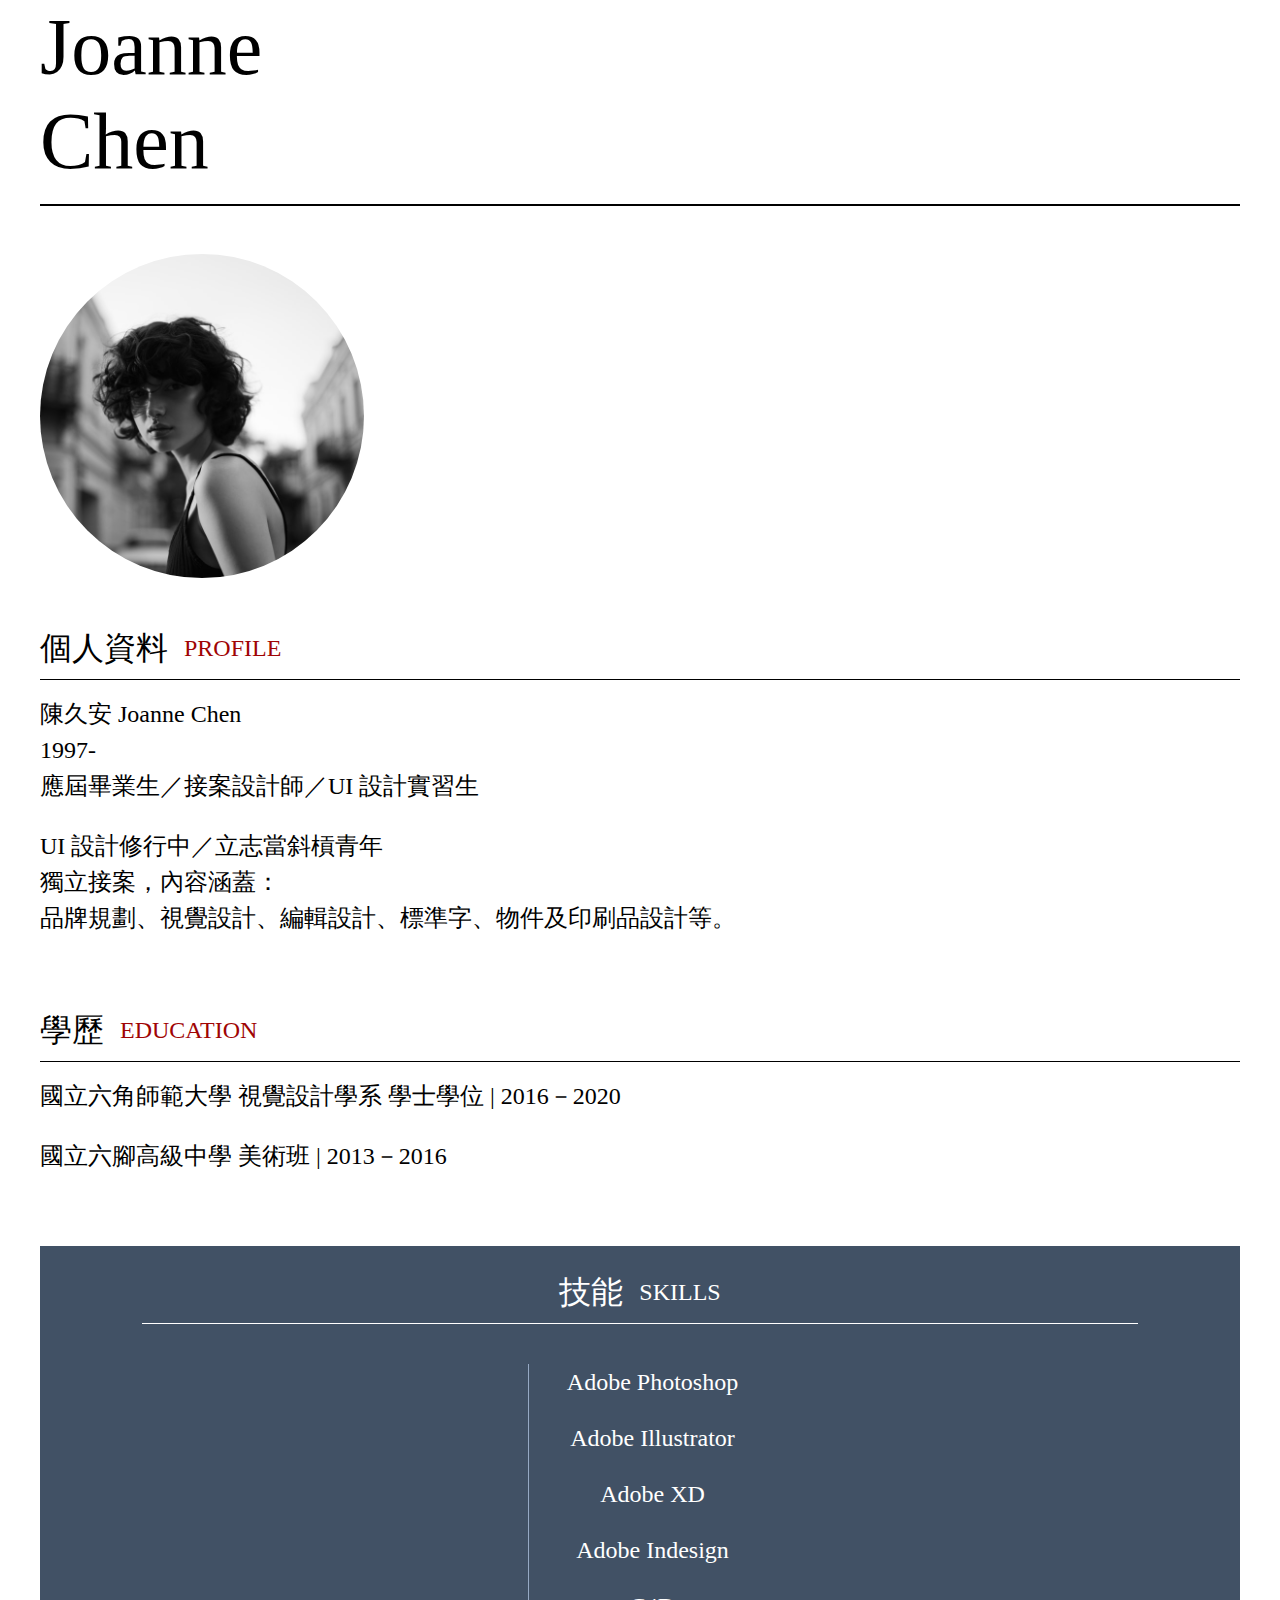
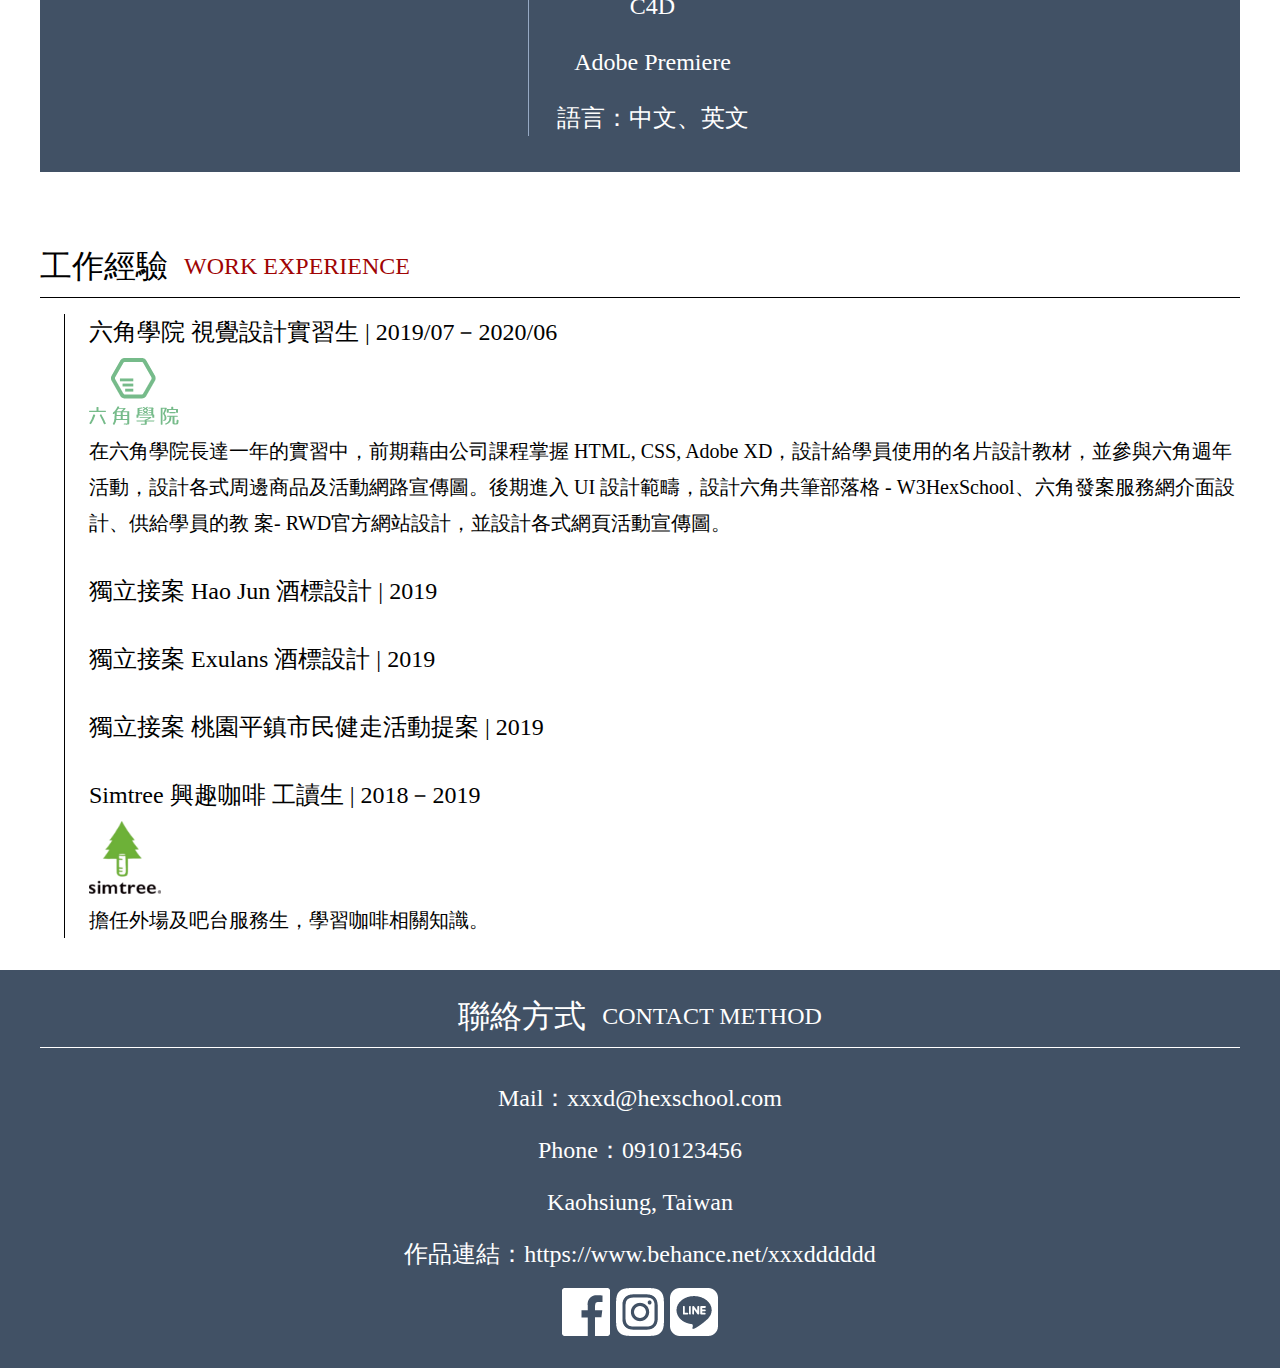
<file: resume/index.html>
<!DOCTYPE html>
<html lang="en">
<head>
  <meta charset="UTF-8">
  <meta http-equiv="X-UA-Compatible" content="IE=edge">
  <meta name="viewport" content="width=device-width, initial-scale=1.0">
  <title>Resume</title>
  <link rel="stylesheet" href="./css/reset.css">
  <link rel="stylesheet" href="./css/style.css">
</head>
<body>
  <div class="container">
    <h1 class="title mb-6">Joanne<br>Chen</h1>
    <div class="image-block mb-6">
      <img src="./image/photo-1536180931879-fd2d652efddc.png" alt="avatar">
    </div>

    <div class="profile mb-9">
      <h2 class="subTitle mb-2">個人資料<span>PROFILE</span></h2>
      <ul>
        <li class="mb-3">陳久安 Joanne Chen <br>1997- <br>應屆畢業生／接案設計師／UI 設計實習生</li>
        <li class="mb-3">UI 設計修行中／立志當斜槓青年<br>獨立接案，內容涵蓋：<br> 品牌規劃、視覺設計、編輯設計、標準字、物件及印刷品設計等。</li>
      </ul>
    </div>

    <div class="education mb-9">
      <h2 class="subTitle mb-2">學歷<span>EDUCATION</span></h2>
      <ul>
        <li class="mb-3">國立六角師範大學 視覺設計學系 學士學位 | 2016－2020</li>
        <li class="mb-3">國立六腳高級中學 美術班 | 2013－2016</li>
      </ul>
    </div>

    
  </div>

  <div class="skills-container mb-9">
    <div class="skills">
      <h2 class="subTitle subTitle-white mb-5">技能<span>SKILLS</span></h2>
      <ul class="skills-content">
        <li>Adobe Photoshop</li>
        <li>Adobe Illustrator</li>
        <li>Adobe XD</li>
        <li>Adobe Indesign</li>
        <li>C4D</li>
        <li>Adobe Premiere</li>
        <li>語言：中文、英文</li>
      </ul>
    </div>
  </div>

  <div class="container work">
    <h2 class="subTitle mb-2">工作經驗<span>WORK EXPERIENCE</span></h2>
    <ul>
      <li class="mb-4">
        <h3>六角學院 視覺設計實習生 | 2019/07－2020/06</h3>
        <div class="image-block mt-1 mb-1">
          <img src="./image/Group 1.png" alt="六角 logo">
        </div>
        <p>在六角學院長達一年的實習中，前期藉由公司課程掌握 HTML, CSS, Adobe XD，設計給學員使用的名片設計教材，並參與六角週年活動，設計各式周邊商品及活動網路宣傳圖。後期進入 UI 設計範疇，設計六角共筆部落格 - W3HexSchool、六角發案服務網介面設計、供給學員的教 案- RWD官方網站設計，並設計各式網頁活動宣傳圖。</p>
      </li>
      <li class="mb-4">
        <h3>獨立接案 Hao Jun 酒標設計 | 2019</h3>
      </li>
      <li class="mb-4">
        <h3>獨立接案 Exulans 酒標設計 | 2019</h3>
      </li>
      <li class="mb-4">
        <h3>獨立接案 桃園平鎮市民健走活動提案 | 2019</h3>
      </li>
      <li class="mb-4">
        <h3>Simtree 興趣咖啡 工讀生 | 2018－2019</h3>
        <div class="image-block mt-1 mb-1">
          <img src="./image/0m019bad127251c64d056cbf4e45b76049a054a7ecd124.png" alt="simtree logo">
        </div>
        <p>擔任外場及吧台服務生，學習咖啡相關知識。</p>
      </li>
    </ul>
  </div>

  <footer class="full-block">
    <div class="container">
      <h2 class="subTitle subTitle-white mb-4">聯絡方式<span>CONTACT METHOD</span></h2>
      <ul class="method">
        <li class="mb-2">Mail：xxxd@hexschool.com</li>
        <li class="mb-2">Phone：0910123456</li>
        <li class="mb-2">Kaohsiung, Taiwan</li>
        <li class="mb-2">作品連結：https://www.behance.net/xxxdddddd</li>
        <li class="mb-2">
          <div class="image-block"><img src="./image/facebook.png" alt="FB logo"></div>
          <div class="image-block"><img src="./image/instagram-alt.png" alt="IG logo"></div>
          <div class="image-block"><img src="./image/line.png" alt="Line logo"></div>
        </li>
      </ul>
    </div>
  </footer>
</body>
</html>
</file>
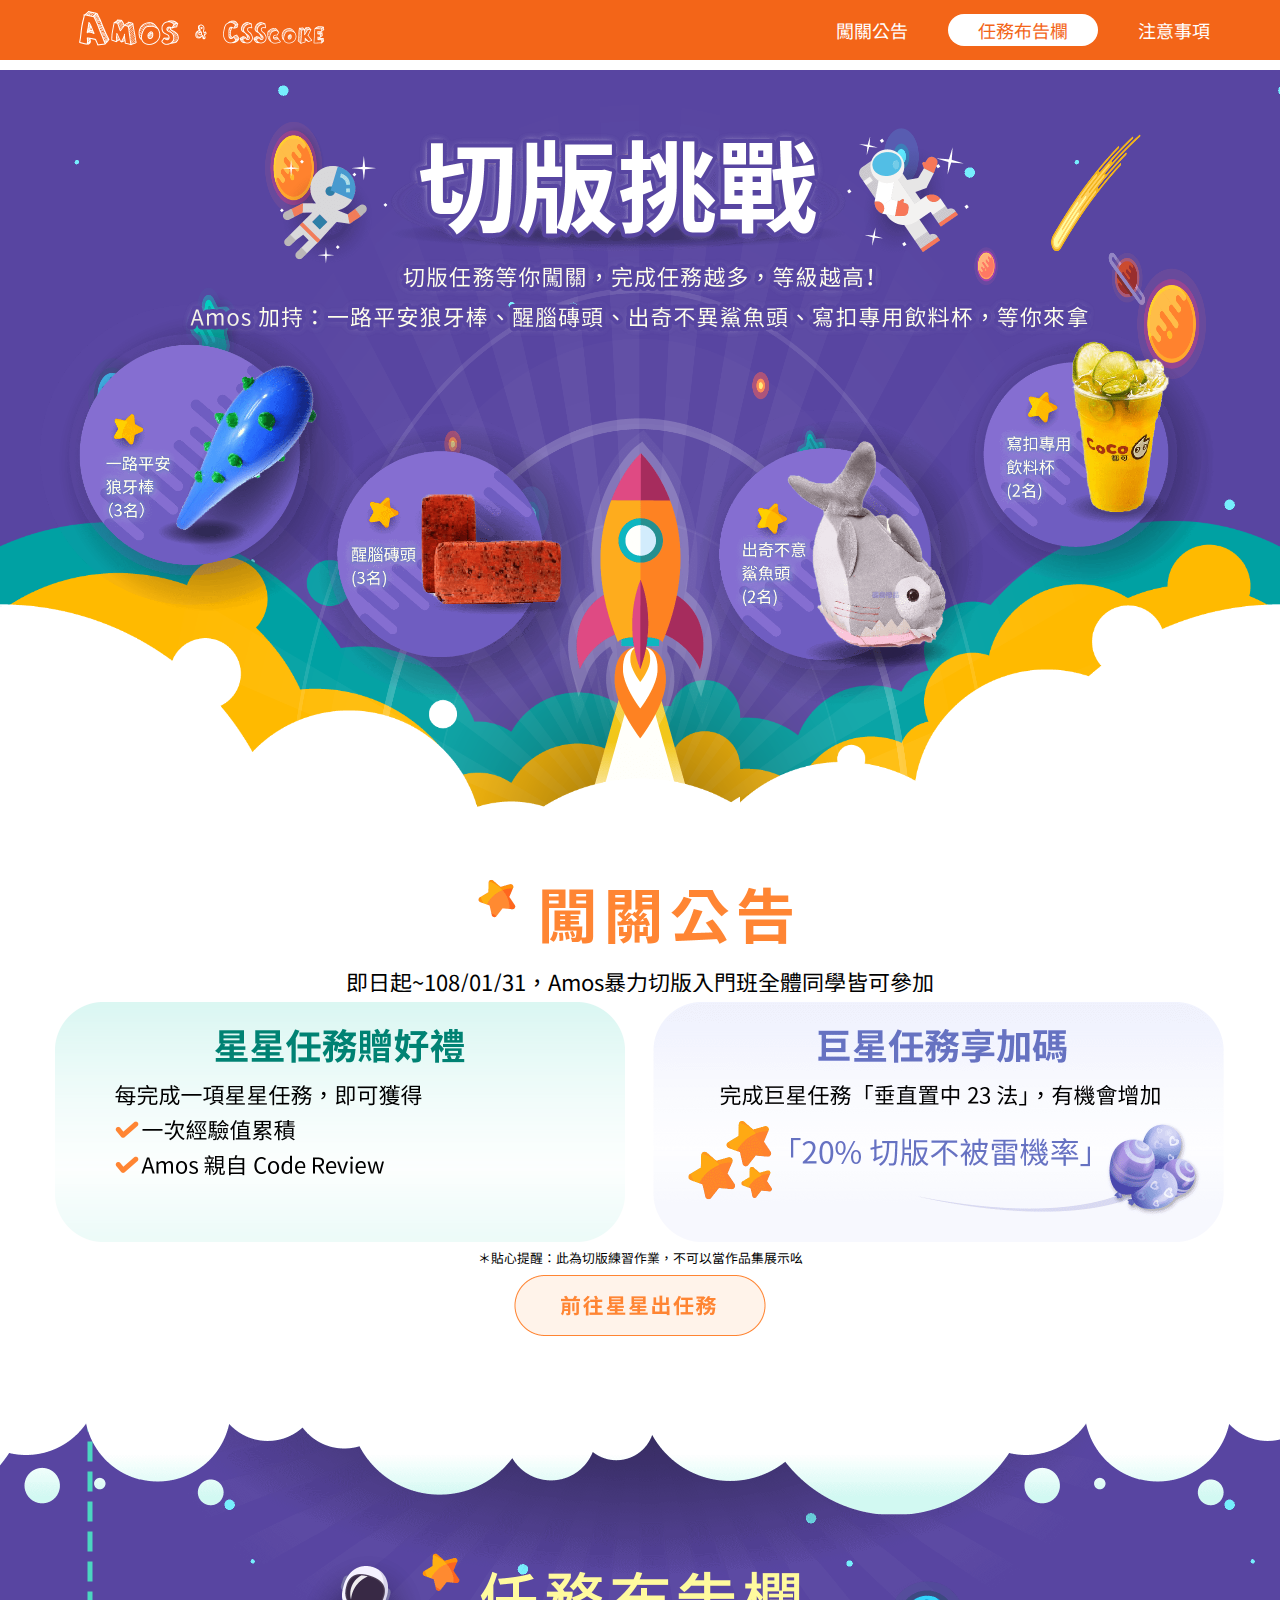
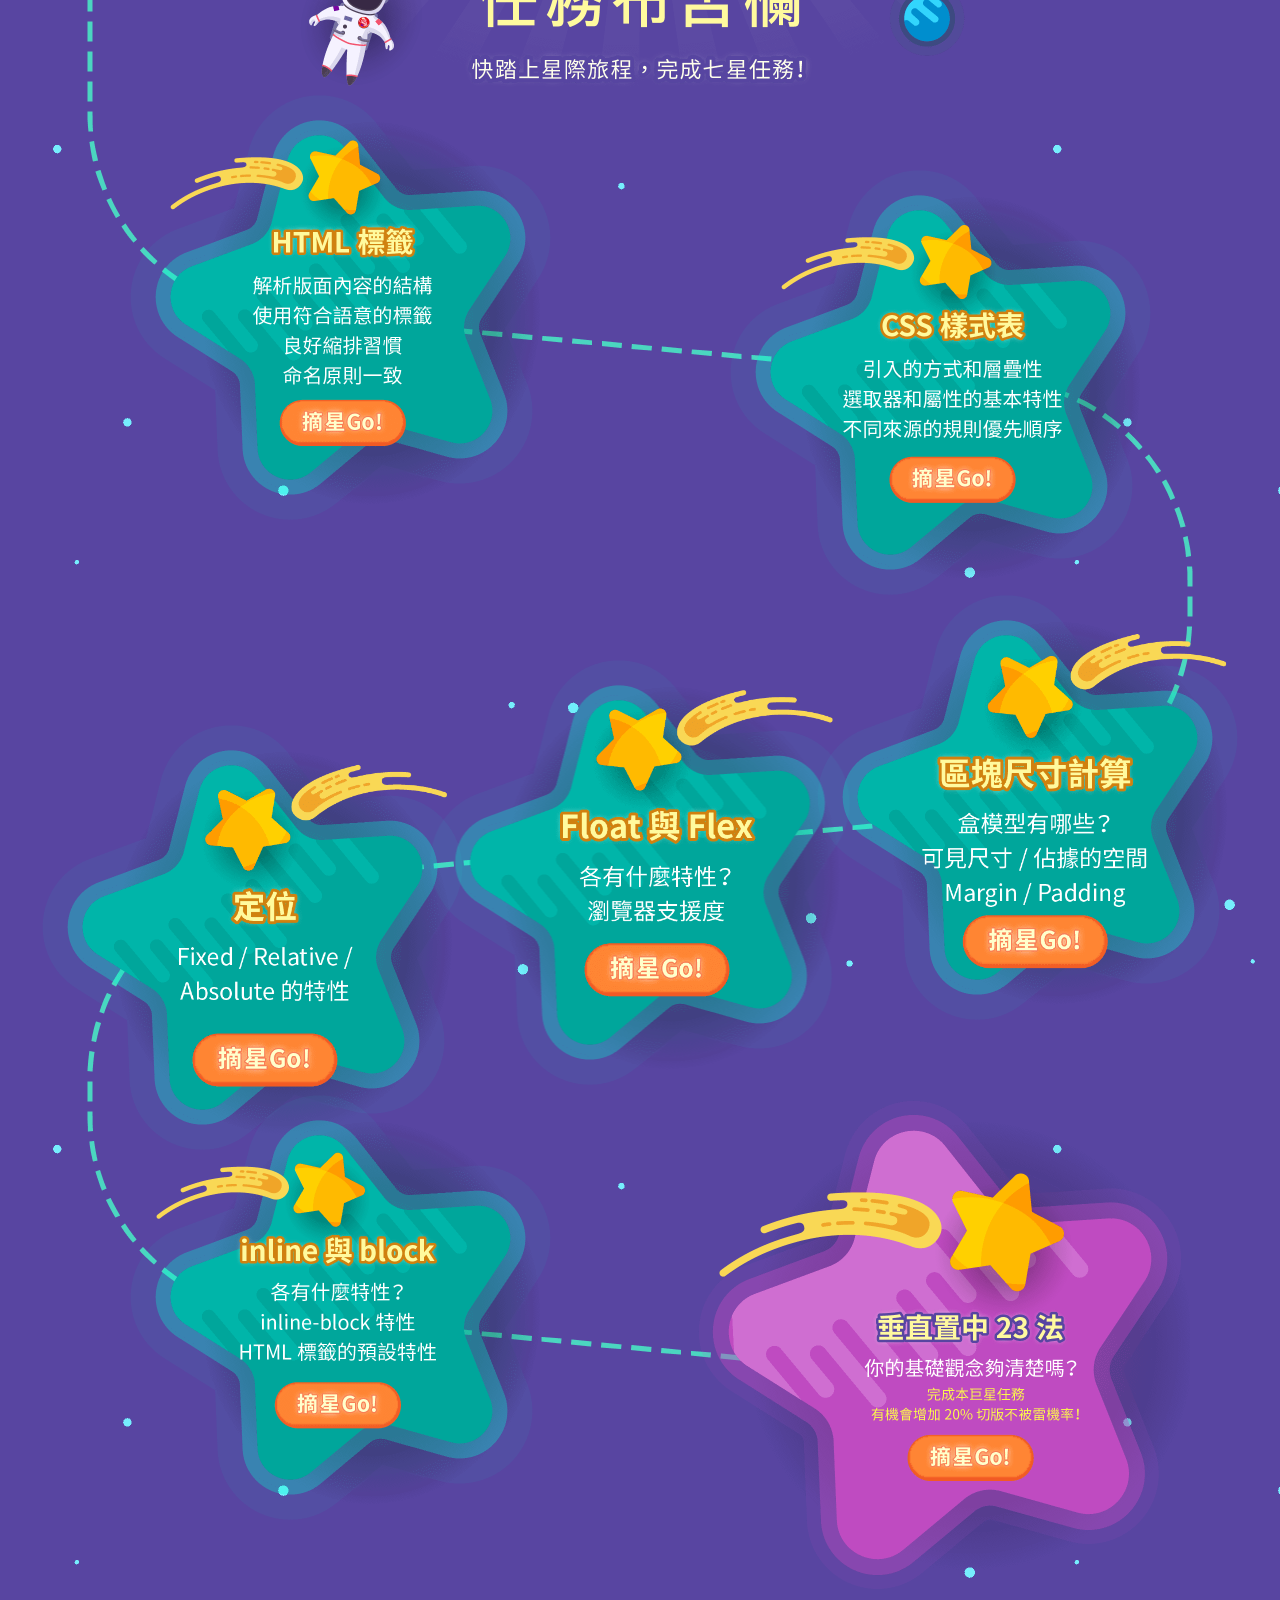
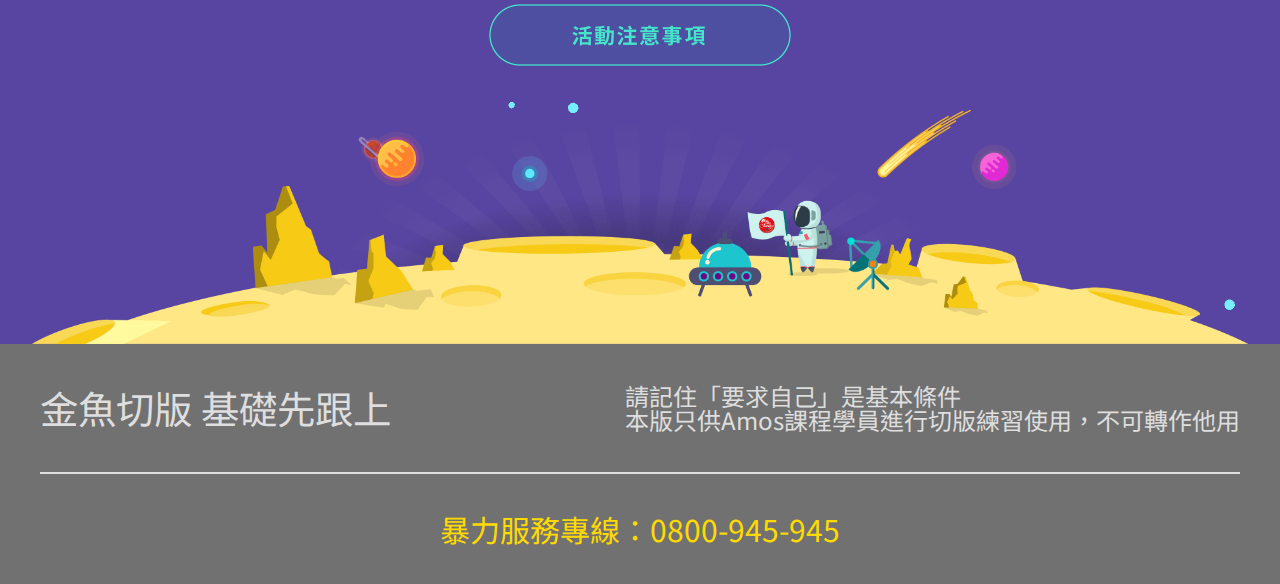
<file: star/index.html>
<!DOCTYPE html>
<html lang="en">
<head>
  <meta charset="UTF-8">
  <meta http-equiv="X-UA-Compatible" content="IE=edge">
  <meta name="viewport" content="width=device-width, initial-scale=1.0">
  <title>Amos & CSScoke</title>
  <link rel="stylesheet" href="./style//reset.css">
  <link rel="stylesheet" href="./style/style.css">
  <link href="https://fonts.googleapis.com/css2?family=Noto+Sans+TC&display=swap" rel="stylesheet">
</head>
<body>
  <header class="main-header">
    <div class="container">
      <div class="logo">
        <h1 class="title">Amos & CSScoke</h1>
        <a href="./index.html">
          <img src="./image/Nav_Logo.png" alt="logo">
        </a>
      </div>
      <nav>
        <h2 class="title">選單</h2>
        <ul>
          <li><a href="#description">闖關公告</a></li>
          <li><a href="./index.html" class="target">任務布告欄</a></li>
          <li><a href="./notes.html">注意事項</a></li>
        </ul>
      </nav>
    </div>    
  </header>
  <main class="main-body">
    <section class="section-KV">
      <div class="universe">
        <img src="./image/KV_Bgimage-lg.png" alt="universe-background">
      </div>
      <div class="container">
        <div class="title">
          <h2>切版挑戰</h2>
          <img src="./image/KV_Title-lg.png" alt="切版挑戰" title="切版挑戰">
        </div>
        <div class="gift">
          <div class="brick">
            <img src="./image/KV_GiftBrick.png" alt="brick">
          </div>
          <div class="coco">
            <img src="./image/KV_GiftCoco.png" alt="coco">
          </div>
          <div class="shark">
            <img src="./image/KV_GiftShark.png" alt="shark">
          </div>
          <div class="stick">
            <img src="./image/KV_GiftStick.png" alt="stick">
          </div>        
        </div>
        <div class="rocket">
          <img src="./image/KV_Rocket.png" alt="rocket">
        </div>  
      </div>
    </section>
    <section class="section-description" id="description">
      <div class="container">
        <div class="title">
          <h2>闖關公告</h2>
          <img class="title-lg" src="./image/Description_Title-lg.png" alt="闖關公告">
          <img class="title-xs" src="./image/Description_Title-xs.png" alt="闖關公告">
        </div>
        <p class="time">即日起~108/01/31，<span>Amos暴力切版入門班全體同學皆可參加</span></p>
        <div class="discount">
          <img src="./image/Description_Star.png" alt="description-star">
          <img src="./image/Description_BigStar.png" alt="description-bigStar">
        </div>
        <p class="remind">＊貼心提醒：此為切版練習作業，不可以當作品集展示吆</p>
        <a class="link">
          <img src="./image/Description_Button.png" alt="button">
        </a>
      </div>
    </section>
    <section class="section-misstion" id="misstion">
      <div class="container">
        <div class="line">
          <img class="line-top-lg" src="./image/Mission_BgimageTop-lg.png" alt="backgroundTop-line-lg">
          <img class="line-body-lg" src="./image/Mission_BgimageBody-lg.png" alt="backgroundBody-line-xs">
          <img class="line-top-xs" src="./image/Mission_BgimageTop-xs.png" alt="backgroundTop-line-xs">
          <img class="line-body-xs" src="./image/Mission_BgimageBody_repeat-xs_h2625.png" alt="backgroundBody-line-xs">
        </div>
        <div class="title">
          <h2>任務布告欄</h2>
          <img class="title-lg" src="./image/Mission_Title-lg.png" alt="任務布告欄">
          <img class="title-xs" src="./image//Mission_Title-xs.png" alt="任務布告欄">
        </div>
        <div class="star">
          <ul class="link">
            <li>
              <a href="https://ithelp.ithome.com.tw/users/20112550/ironman/2072">
                <img src="./image/Mission_Star_ContentHTML-lg.png" alt="HTML">
              </a>              
            </li>
            <li>
              <a href="https://ithelp.ithome.com.tw/articles/10203330">
                <img src="./image/Mission_Star_ContentCSS-lg.png" alt="CSS">
              </a>              
            </li>
            <li>
              <a href="https://ithelp.ithome.com.tw/articles/10204303">
                <img src="./image/Mission_Star_ContentBoxsize-lg.png" alt="區塊尺寸計算">
              </a>              
            </li>
            <li>
              <a href="https://ithelp.ithome.com.tw/articles/10204629">
                <img src="./image/Mission_Star_ContentFloatFlex-lg.png" alt="float 與 flex">
              </a>              
            </li>
            <li>
              <a href="https://ithelp.ithome.com.tw/articles/10206321">
                <img src="./image/Mission_Star_ContentPosition-lg.png" alt="position">
              </a>              
            </li>
            <li>
              <a href="https://ithelp.ithome.com.tw/articles/10204956">
                <img src="./image/Mission_Star_ContentInlineBlock-lg.png" alt="inline 與 block">
              </a>              
            </li>
            <li>
              <a href="https://ithelp.ithome.com.tw/users/20112550/ironman/2092">
                <img src="./image/Mission_Star_ContentCenterMiddle-lg.png" alt="垂直置中">
              </a>             
            </li>
          </ul>
        </div>
      </div>
    </section>
    <section class="section-notice">
      <div class="container">
        <a class="link" href="./notes.html">
          <h2>活動注意事項</h2>
          <img src="./image/Notice_Button.png" alt="活動注意事項">
        </a>
      </div>
      <div class="background">
        <img class="notice-lg-bg" src="./image/Notice_Bgimage-lg.png" alt="background">
        <img class="notice-xs-bg" src="./image/Notice_Bgimage-xs.png" alt="background">
      </div>      
    </section>
  </main>
  <footer class="main-footer">
    <div class="container">
      <div class="desc">
        <div class="title">金魚切版 基礎先跟上</div>
        <div class="content">
          <span>請記住「要求自己」是基本條件</span>
          <span>本版只供Amos課程學員進行切版練習使用，不可轉作他用</span>
        </div>
      </div>
      <div class="phone">
        暴力服務專線：0800-945-945
      </div>
    </div>
  </footer>
</body>
</html>
</file>
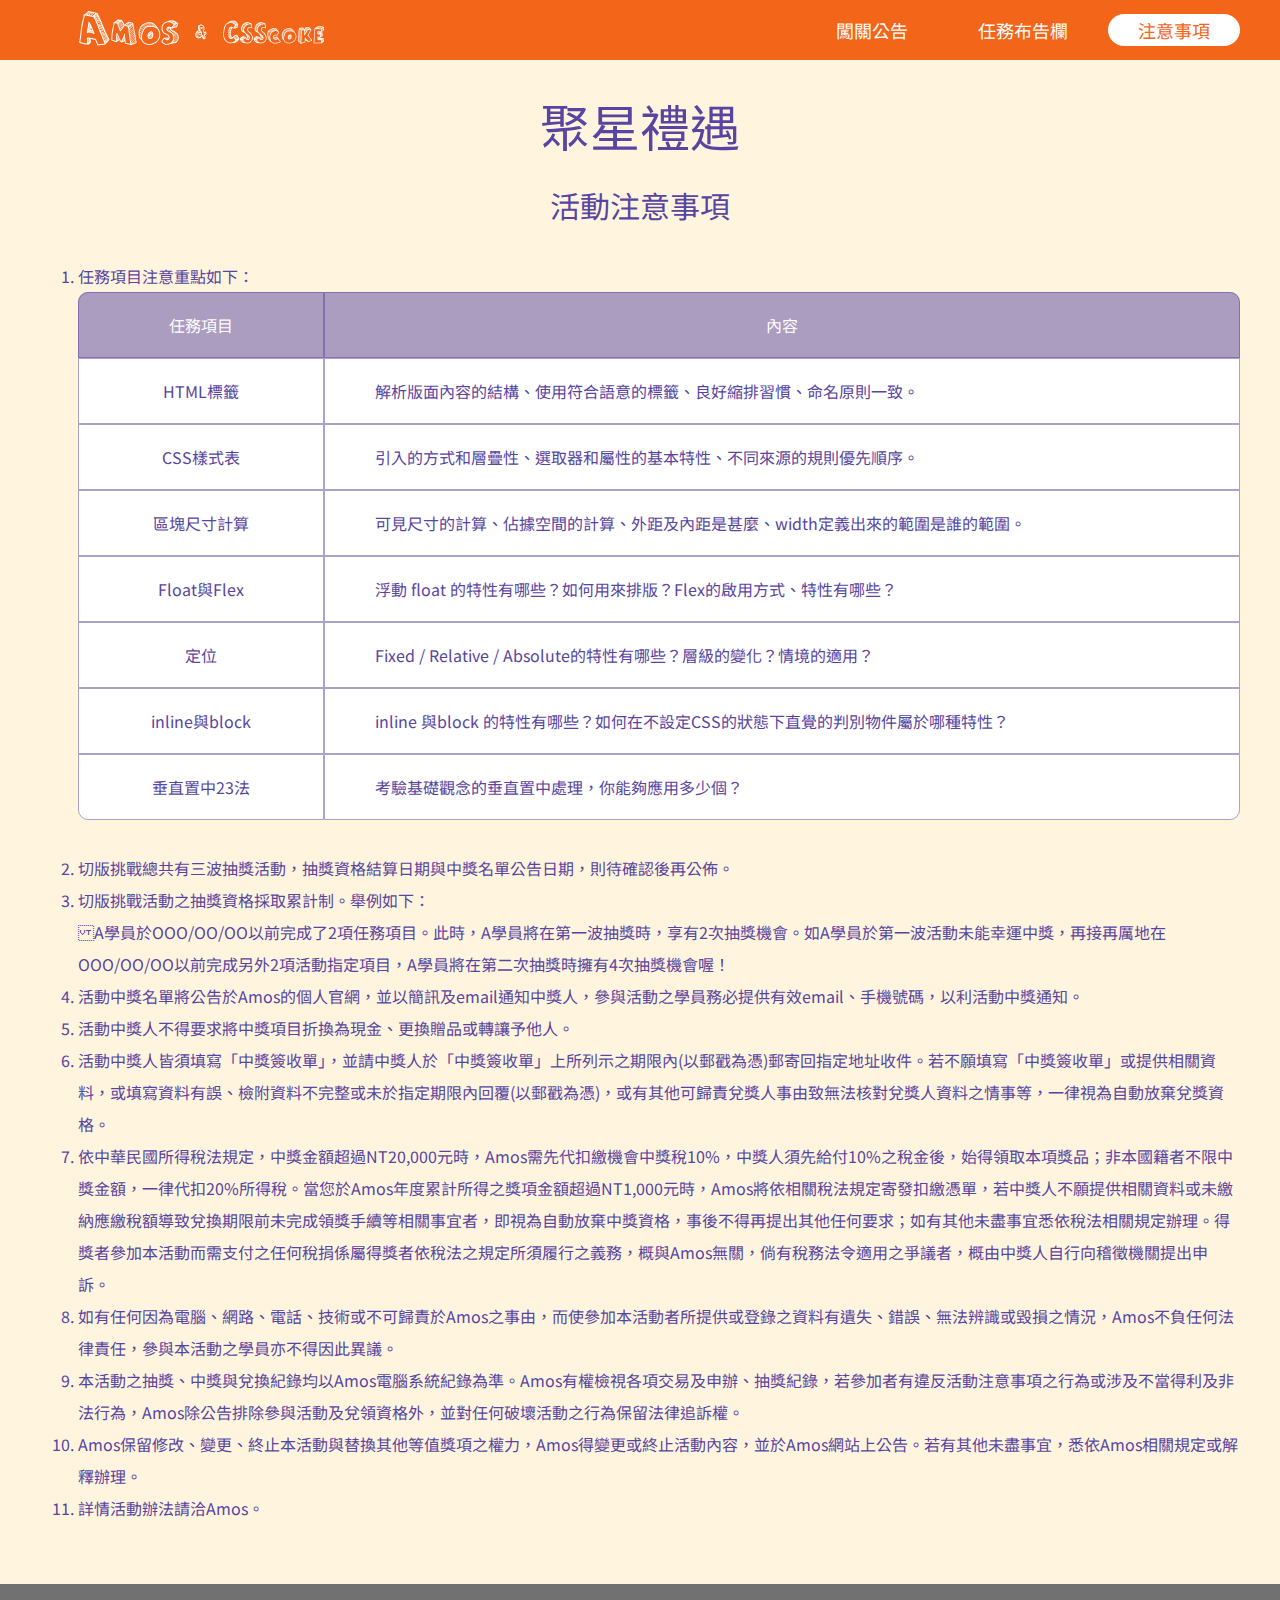
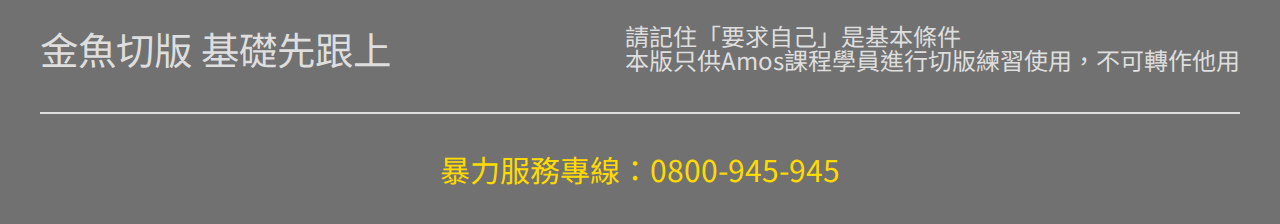
<file: star/notes.html>
<!DOCTYPE html>
<html lang="en">
<head>
  <meta charset="UTF-8">
  <meta http-equiv="X-UA-Compatible" content="IE=edge">
  <meta name="viewport" content="width=device-width, initial-scale=1.0">
  <title>Amos & CSScoke</title>
  <link rel="stylesheet" href="./style/reset.css">
  <link rel="stylesheet" href="./style/style.css">
  <link href="https://fonts.googleapis.com/css2?family=Noto+Sans+TC&display=swap" rel="stylesheet">
</head>
<body>
  <header class="main-header">
    <div class="container">
      <div class="logo">
        <h1 class="title">Amos & CSScoke</h1>
        <a href="./index.html">
          <img src="./image/Nav_Logo.png" alt="logo">
        </a>
      </div>
      <nav>
        <h2 class="title">選單</h2>
        <ul>
          <li><a href="#description">闖關公告</a></li>
          <li><a href="./index.html">任務布告欄</a></li>
          <li><a href="./notes.html" class="target">注意事項</a></li>
        </ul>
      </nav>
    </div>    
  </header>
  <main class="main-body notes">
    <div class="container">
      <h2>聚星禮遇</h2>
      <p>活動注意事項</p>
      <ol class="items">
        <li class="item">任務項目注意重點如下：
          <table>
            <thead>
              <tr>
                <th scope="col">任務項目</th>
                <th scope="col">內容</th>
              </tr>
            </thead>
            <tbody>
              <tr>
                <th>HTML標籤</th>
                <td>解析版面內容的結構、使用符合語意的標籤、良好縮排習慣、命名原則一致。</td>
              </tr>
              <tr>
                <th scope="row">CSS樣式表</th>
                <td>引入的方式和層疊性、選取器和屬性的基本特性、不同來源的規則優先順序。</td>
              </tr>
              <tr>
                <th scope="row">區塊尺寸計算</th>
                <td>可見尺寸的計算、佔據空間的計算、外距及內距是甚麼、width定義出來的範圍是誰的範圍。</td>
              </tr>
              <tr>
                <th scope="row">Float與Flex</th>
                <td>浮動 float 的特性有哪些？如何用來排版？Flex的啟用方式、特性有哪些？ </td>
              </tr>
              <tr>
                <th scope="row">定位</th>
                <td>Fixed / Relative / Absolute的特性有哪些？層級的變化？情境的適用？ </td>
              </tr>
              <tr>
                <th scope="row">inline與block</th>
                <td>inline 與block 的特性有哪些？如何在不設定CSS的狀態下直覺的判別物件屬於哪種特性？ </td>
              </tr>
              <tr>
                <th scope="row">垂直置中23法</th>
                <td>考驗基礎觀念的垂直置中處理，你能夠應用多少個？</td>
              </tr>
            </tbody>
          </table>
        </li>
        <li class="item">切版挑戰總共有三波抽獎活動，抽獎資格結算日期與中獎名單公告日期，則待確認後再公佈。</li>
        <li class="item">切版挑戰活動之抽獎資格採取累計制。舉例如下：
        A學員於OOO/OO/OO以前完成了2項任務項目。此時，A學員將在第一波抽獎時，享有2次抽獎機會。如A學員於第一波活動未能幸運中獎，再接再厲地在OOO/OO/OO以前完成另外2項活動指定項目，A學員將在第二次抽獎時擁有4次抽獎機會喔！</li>
        <li class="item">活動中獎名單將公告於Amos的個人官網，並以簡訊及email通知中獎人，參與活動之學員務必提供有效email、手機號碼，以利活動中獎通知。 </li>
        <li class="item">活動中獎人不得要求將中獎項目折換為現金、更換贈品或轉讓予他人。 </li>
        <li class="item">活動中獎人皆須填寫「中獎簽收單」，並請中獎人於「中獎簽收單」上所列示之期限內(以郵戳為憑)郵寄回指定地址收件。若不願填寫「中獎簽收單」或提供相關資料，或填寫資料有誤、檢附資料不完整或未於指定期限內回覆(以郵戳為憑)，或有其他可歸責兌獎人事由致無法核對兌獎人資料之情事等，一律視為自動放棄兌獎資格。 </li>
        <li class="item">依中華民國所得稅法規定，中獎金額超過NT20,000元時，Amos需先代扣繳機會中獎稅10%，中獎人須先給付10%之稅金後，始得領取本項獎品；非本國籍者不限中獎金額，一律代扣20%所得稅。當您於Amos年度累計所得之獎項金額超過NT1,000元時，Amos將依相關稅法規定寄發扣繳憑單，若中獎人不願提供相關資料或未繳納應繳稅額導致兌換期限前未完成領獎手續等相關事宜者，即視為自動放棄中獎資格，事後不得再提出其他任何要求；如有其他未盡事宜悉依稅法相關規定辦理。得獎者參加本活動而需支付之任何稅捐係屬得獎者依稅法之規定所須履行之義務，概與Amos無關，倘有稅務法令適用之爭議者，概由中獎人自行向稽徵機關提出申訴。 </li>
        <li class="item">如有任何因為電腦、網路、電話、技術或不可歸責於Amos之事由，而使參加本活動者所提供或登錄之資料有遺失、錯誤、無法辨識或毀損之情況，Amos不負任何法律責任，參與本活動之學員亦不得因此異議。 </li>
        <li class="item">本活動之抽獎、中獎與兌換紀錄均以Amos電腦系統紀錄為準。Amos有權檢視各項交易及申辦、抽獎紀錄，若參加者有違反活動注意事項之行為或涉及不當得利及非法行為，Amos除公告排除參與活動及兌領資格外，並對任何破壞活動之行為保留法律追訴權。 </li>
        <li class="item">Amos保留修改、變更、終止本活動與替換其他等值獎項之權力，Amos得變更或終止活動內容，並於Amos網站上公告。若有其他未盡事宜，悉依Amos相關規定或解釋辦理。 </li>
        <li class="item">詳情活動辦法請洽Amos。</li>
      </ol>
    </div>
  </main>
  <footer class="main-footer">
    <div class="container">
      <div class="desc">
        <div class="title">金魚切版 基礎先跟上</div>
        <div class="content">
          <span>請記住「要求自己」是基本條件</span>
          <span>本版只供Amos課程學員進行切版練習使用，不可轉作他用</span>
        </div>
      </div>
      <div class="phone">
        暴力服務專線：0800-945-945
      </div>
    </div>
  </footer>
</body>
</html>
</file>
<file: resume/css/style.css>
:root {
  --black: #000000;
  --white: #ffffff;
  --primary: #415165;
  --secondary: #A00404;
  --third: #96A9C4;
}

*, *::before, *::after {
  box-sizing: border-box;
}

.mt-1 {
  margin-top: .5rem;
}

.mb-1 {
  margin-bottom: .5rem;
}
.mb-2 {
  margin-bottom: 1rem;
}
.mb-3 {
  margin-bottom: 1.5rem;
}
.mb-4 {
  margin-bottom: 2rem;
}
.mb-5 {
  margin-bottom: 2.5rem;
}
.mb-6 {
  margin-bottom: 3rem;
}
.mb-9 {
  margin-bottom: 4.5rem;
}

body {
  font-size: 24px;
  line-height: 36px;
}

img {
  vertical-align: middle;
}

.container {
  width: 100%;
  max-width: 1200px;
  margin-right: auto;
  margin-left: auto;
}

.title {
  font-size: 80px;
  line-height: 94px;
  padding-bottom: 1rem;
  border-bottom: 2px solid var(--black);
}

.subTitle {
  font-size: 32px;
  line-height: 45px;
  display: flex;
  align-items: center;
  padding-bottom: 0.5rem;
  border-bottom: 1px solid var(--black);
}

.subTitle span {
  color: var(--secondary);
  padding-left: 1rem;
  font-size: 24px;
}

.full-block {
  background-color: var(--primary);
  color: var(--white);
}

.subTitle-white {
  border-bottom: 1px solid var(--white);
  justify-content: center;
}

.subTitle-white span {
  color: var(--white);
}

.skills-container {
  width: 100%;
  max-width: 1200px;
  margin-left: auto;
  margin-right: auto;
  background-color: var(--primary);
  color: var(--white);
}

.skills {  
  width: 100%;
  max-width: 996px;
  margin-right: auto;
  margin-left: auto;  
  padding-bottom: 1rem;
  text-align: center;
  padding-top: 1.5rem;
}

.skills-content {
  width: 100%;
  max-width: 224px;
  margin: 0 auto;
  padding-left: 1.5rem;
  border-left: 1px solid var(--third);
}

.skills-content li {
  margin-bottom: 20px;
}

.work ul {
  padding-left: 1.5rem;
  border-left: 1px solid var(--black);
  margin-left: 1.5rem;
}

.work p {
  font-size: 20px;
}

footer {
  padding-top: 1.5rem;
  padding-bottom: 1rem;
  text-align: center;
}

footer .image-block {
  display: inline-block;
}

@media screen and (max-width: 1200px) {
  .container,
  .skills {
    padding-right: 1rem;
    padding-left: 1rem;
  }

  .subTitle {
    display: block;
  }

  .subTitle span {
    display: block;
    padding: 0;
  }
}
</file>
<file: star/style/style.css>
:root {
  --primary-color: #5845A1;
  --second-color: #F36518;
  --gray-color: #717171;
  --gray-light-color: #DEDEDE;
  --yellow-color: #FEDA00;
  --white-color: #ffffff;
  --beige-color: #FFF5DE;
  --purple-color: #5845A1;
  --purple-light-color: #5845A180;
  --green-color: #00A79B;
  --pink-color: #FF5E79;
}

html,
body {
  font-family: 'Noto Sans TC', sans-serif;
  scroll-behavior: smooth;
}

/* container */
.container {
  max-width: 1200px;
  margin: 0 auto;
}

/* img */
img {
  vertical-align: middle;
}

/* header */
.main-header {
  background-color: var(--second-color);
  color: var(--white-color);
  position: sticky;
  top: 0;
  z-index: 10;
}

.main-header .container {
  display: flex;
  align-items: center;
  justify-content: space-between;
}

.main-header .logo {
  width: 300px;
  height: 60px;
}

.main-header .title {
  position: absolute;
  width: 1px;
  height: 1px;
  opacity: 0;
}

.main-header .logo img {
  width: 100%;
  height: 100%;
}

.main-header nav .title {
  position: absolute;
  width: 1px;
  height: 1px;
  opacity: 0;
}

.main-header nav ul{
  width: 100%;
  display: flex;
  align-items: center;
}

.main-header nav a {
  display: block;
  text-decoration: none;
  color: var(--white-color);
  padding: 7px 30px;
  font-size: 18px;
}

.main-header nav li + li {
  margin-left: 10px;
}

.main-header nav a.target,
.main-header nav a:hover {
  background-color: var(--white-color);
  color: var(--second-color);
  border-radius: 20px;
}

/* main */
.main-body {
  margin-top: 10px;
  background: var(--primary-color) url('../image/Body_BgPoint_repeat.png');
}

/* KV */
.section-KV {
  height: 780px;
  position: relative;
}

.section-KV::before {
  content: '';
  position: absolute;
  bottom: 0;
  height: 425px;
  width: 100%;
  background: url('../image/KV_RocketCloud_repeat.png') repeat-x bottom center / contain;
}

.section-KV::after {
  content: '';
  position: absolute;
  bottom: 0;
  height: 425px;
  width: 100%;
  background: url('../image/KV_RocketCloudWhite_repeat.png') repeat-x bottom center / contain;
}

.section-KV .universe{
  position: absolute;
  inset: 0;
  object-fit: cover;
  object-position: center;
}

.section-KV .universe img {
  width: 100%;
  height: 100%;  
}

.section-KV .container {
  height: 100%;
}

.section-KV .title {
  position: relative;
  height: 280px;
}

.section-KV .title h2 {
  position: absolute;
  width: 1px;
  height: 1px;
  opacity: 0;
}

.section-KV .title img {
  width: 100%;
}

.section-KV .gift{
  position: sticky;
  top: 200px;
  height: fit-content;
}

.section-KV .gift div {
  width: 315px;
  height: 315px;
  position: absolute;
}

.section-KV .gift img {
  width: 100%;
}

.section-KV .gift .brick {
  top: 50px;
  left: 250px;
}

.section-KV .gift .coco {
  top: -50px;
  right: 0;
}

.section-KV .gift .shark {
  top: 50px;
  right: 250px;
}

.section-KV .gift .stick {
  top: -50px;
  left: 0;
}

.section-KV .rocket {
  width: 200px;
  height: 420px;
  left: 50%;
  bottom: 0;
  transform: translateX(-50%);
  position: absolute;
  object-fit: cover;
  object-position: center;
}

.section-KV .rocket img {
  width: 100%;
}

/* description */
.section-description {
  background-color: var(--white-color);
  position: relative;
}

.section-description .title {
  max-width: 400px;
  margin: 0 auto;
}

.section-description .title h2 {
  position: absolute;
  width: 1px;
  height: 1px;
  opacity: 0;
}

.section-description .title .title-xs{
  display: none;
}

.section-description .title img {
  width: 100%;
}

.section-description .time {
  font-size: clamp(1.2em, 2vw, 22px);
  text-align: center;
}

.section-description .discount {
  display: flex;
}

.section-description .discount img {
  width: 50%;
}

.section-description .remind {
  text-align: center;
  font-size: clamp(12px, 1vw, 14px);
}

.section-description .link {
  display: block;
  max-width: 400px;
  margin: 0 auto;
}

.section-description .link img {
  width: 100%;
}

/* misstion */
.section-misstion {
  position: relative;
  z-index: 1;
  width: 100%;
}

.section-misstion::before {
  content: '';
  height: 170px;
  width: 100%;
  position: absolute;
  top: 0;
  background: url('../image/Mission_TopClould_repeat.png') repeat-x top center / contain;
}

.section-misstion .container {
  position: relative;
}

.section-misstion .line {
  position: relative;
  width: 100%;
  z-index: -1;
}

.section-misstion .line .line-top-xs,
.section-misstion .line .line-body-xs {
  display: none;
}

.section-misstion .line img {
  width: 100%;
}

.section-misstion .title {
  position: absolute;
  left: 0;
  right: 0;
  top: 200px;
  max-width: 700px;
  margin: 0 auto;
}

.section-misstion .title h2 {
  position: absolute;
  width: 1px;
  height: 1px;
  opacity: 0;
}

.section-misstion .title img {
  width: 100%;
}

.section-misstion .title .title-xs {
  display: none;
}

.section-misstion .star {
  position: absolute;
  inset: 0;
}

.section-misstion .link li {
  position: absolute;
  width: 425px;
  height: 425px;
}

.section-misstion .link li:last-child {
  width: 500px;
  height: 500px;
}

.section-misstion .link a,
.section-misstion .link a img {
  display: block;
  width: 100%;
  height: 100%;
}

.section-misstion .link li:nth-child(1) {
  top: 350px;
  left: 88px;
}

.section-misstion .link li:nth-child(2) {
  top: 425px;
  left: 688px;
}

.section-misstion .link li:nth-child(3) {
  top: 850px;
  right: 0;
}

.section-misstion .link li:nth-child(4) {
  top: 915px;
  left: 50%;
  transform: translateX(-50%)
}

.section-misstion .link li:nth-child(5) {
  top: 980px;
  left: 0;
}

.section-misstion .link li:nth-child(6) {
  bottom: 75px;
  left: 88px;
}

.section-misstion .link li:nth-child(7) {
  bottom: 0;
  right: 50px;
}

.section-misstion .link a::after {
  content: '';
  position: absolute;
  inset: 0;
  background: url('../image/Mission_Star_BgGreen-Normal.png') no-repeat center / cover;
  z-index: -1;
  transition: .5s;
}

.section-misstion .link li:last-child a::after {
  content: '';
  position: absolute;
  inset: 0;
  background: url('../image/Mission_Star_BgPurple-Normal.png') no-repeat center / cover;
  z-index: -1;
  transition: .5s;
}

.section-misstion .link a:hover::after {
  background: url('../image/Mission_Star_BgGreen-Hover.png') no-repeat center / cover;
}

.section-misstion .link li:last-child a:hover::after {
  background: url('../image/Mission_Star_BgPurple-Hover.png') no-repeat center / cover;
}

/* notice */
.section-notice .link {
  display: block;
  max-width: 400px;
  margin: 0 auto;
}

.section-notice .link h2 {
  position: absolute;
  width: 1px;
  height: 1px;
  opacity: 0;
}

.section-notice .link img{
  width: 100%;
}

.section-notice .background img {
  width: 100%;
}

.section-notice .background .notice-xs-bg {
  display: none;
}

/* footer */
.main-footer {
  background-color: var(--gray-color);
  color: var(--gray-light-color);
}

.main-footer .desc {
  display: flex;
  justify-content: space-between;
  align-items: center;
  padding: 40px 0;
  border-bottom: 2px solid var(--gray-light-color);
}

.main-footer .desc .title{
  font-size: clamp(2em, 3vw, 50px);
}

.main-footer .desc .content {
  font-size: clamp(1.5em, 2vw, 20px);
}

.main-footer .desc .content span{
  display: block;
}

.main-footer .phone {
  padding: 40px 0;
  text-align: center;
  color: var(--yellow-color);
  font-size: clamp(1.5em, 3vw, 30px);
}

/* notes */

/* main notes */
.main-body.notes {
  margin: 0;
  background: var(--beige-color) url('');
  color: var(--purple-color);
}

.notes .container {
  padding: 40px 0 60px;
}

.notes h2 {
  font-size: 50px;
  margin: 0 auto;
  width: fit-content;
  /* padding: 10px 0; */
}

.notes p {
  font-size: 30px;
  margin: 0 auto;
  width: fit-content;
  padding: 40px 0;
}

.notes .items {
  margin: 0;
}

.notes .item {
  list-style: decimal outside;
  margin-left: clamp(1.7em, 3vw, 40px);
  line-height: 2em;
  white-space: pre-line;
}

.notes .item span {
  display: block;
}

.notes .item td,
.notes .item th {
  border: 1px solid var(--purple-light-color);
  padding-right: clamp(16px, 4vw, 50px);
  padding-left: clamp(16px, 4vw, 50px);
  padding-top: clamp(12px, 2vw, 16px);
  padding-bottom: clamp(12px, 2vw, 16px);
}

.notes .item table {
  width: 100%;
  border-collapse: separate;
}

.notes .item thead {
  background: var(--purple-light-color);
  color: var(--white-color);
}

.notes .item thead th:first-child {
  border-top-left-radius: 10px;
}

.notes .item th:last-child {
  border-top-right-radius: 10px;
}

.notes .item tbody tr:last-child th {
  border-bottom-left-radius: 10px;
}

.notes .item tr:last-child td:last-child {
  border-bottom-right-radius: 10px;
}

.notes .item tbody {
  background: var(--white-color);
}

.notes .item tbody th {
  white-space: nowrap;
}

@media (max-width: 1200px) {
  .container {
    width: 90%;
  }

  /* header */
  .main-header .logo {
    /* width: 100%; */
    margin: 0 auto;
  }

  .main-header nav {
    position: fixed;
    bottom: 0;
    left: 0;
    right: 0;
  }

  .main-header nav ul {
    justify-content: space-evenly;
  }

  .main-header nav li {
    flex-grow: 1;
  }

  .main-header nav li + li {
    margin: 0;
    border-left: 1px solid var(--white-color);
  }

  .main-header nav a {
    text-align: center;
    height: 55px;
    position: relative;
  }

  .main-header nav li:first-child a::after,
  .main-header nav li:nth-child(2) a::after,
  .main-header nav li:last-child a::after {
    content: '';
    position: absolute;
    inset: 0;
    padding: 0;
    background-color: var(--green-color);
    background-size: contain;
    background-position: center;
    background-repeat: no-repeat;
    z-index: 1;
  }

  .main-header nav li:first-child a:hover::after,
  .main-header nav li:nth-child(2) a:hover::after,
  .main-header nav li:last-child a:hover::after {
    background-color: var(--pink-color);
  }

  .main-header nav li:first-child a::after {
    background-image: url('../image/Fixed_Button_Description.png');
  }

  .main-header nav li:nth-child(2) a::after {
    background-image: url('../image/Fixed_Button_Mission.png');
  }

  .main-header nav li:last-child a::after {
    background-image: url('../image/Fixed_Button_Notes.png');
  }
  /* main */

  /* KV */
  .section-KV .universe img{
    opacity: 0;
  }

  .section-KV .universe::after{
    content: '';
    position: absolute;
    inset: 0;
    background: url('../image/KV_Bgimage-xs.png') no-repeat center / cover;
  }

  .section-KV .title::after {
    content: '';
    position: absolute;
    inset: 0;
    background: url('../image/KV_Title-xs.png') no-repeat center / contain;
  }

  .section-KV .gift .brick {
    width: 200px;
    height: 200px;
    top: 100px;
    left: 0;
  }
  
  .section-KV .gift .coco {
    width: 150px;
    height: 150px;
    top: 0;
    right: 50px;
  }
  
  .section-KV .gift .shark {
    width: 200px;
    height: 200px;
    top: 100px;
    right: 0;
  }
  
  .section-KV .gift .stick {
    width: 150px;
    height: 150px;
    top: 0;
    left: 50px;
  }
  

  .section-KV .rocket {
    width: 120px;
    height: 255px;
  }

  .section-KV .title img {
    opacity: 0;
  }

  /* description */

  .section-description .title .title-xs{
    display: block;
  }

  .section-description .title .title-lg{
    display: none;
  }

  .section-description .time span {
    display: block;
  }

  .section-description .discount {
    flex-direction: column;
  }
  
  .section-description .discount img {
    width: 100%;
  }

  /* misstion */

  .section-misstion .title {
    top: 70px;
  }

  .section-misstion .title .title-lg {
    display: none;
  }

  .section-misstion .title .title-xs {
    display: block;
  }

  .section-misstion .line .line-top-lg,
  .section-misstion .line .line-body-lg {
    display: none;
  }

  .section-misstion .line .line-top-xs,
  .section-misstion .line .line-body-xs {
    display: block;
  }

  .section-misstion .star .link {
    display: flex;
    flex-direction: column;
    align-items: center;
  }

  .section-misstion .star .link li {
    position: relative;
    inset: 150px 0 0;    
    width: 100%;
    height: 100%;
  }

  .section-misstion .star .link li:nth-child(4) {
    transform: translateX(0);
  }

  /* notice */
  .section-notice .background .notice-lg-bg {
    display: none;
  }

  .section-notice .background .notice-xs-bg {
    display: block;
  }

  /* footer */
  .main-footer {
    margin-bottom: 55px;
  }

  .main-footer .desc {
    flex-direction: column;
  }

  .main-footer .content {
    text-align: center;
    margin-top: 10px;
  }

  /* notes */
  .notes .container {
    width: 100%;
    padding: 0 7px;
    box-sizing: border-box;
  }
  .notes .item table {
    /* margin-left: -1.7em; */
    margin: 0 auto;
    width: auto;
  }
}

@media (max-width: 400px) {
  .section-KV .gift .brick {
    width: 150px;
    height: 150px;
  }
  
  .section-KV .gift .coco {
    width: 100px;
    height: 100px;
  }
  
  .section-KV .gift .shark {
    width: 150px;
    height: 150px;
  }
  
  .section-KV .gift .stick {
    width: 100px;
    height: 100px;
  }
}
</file>
